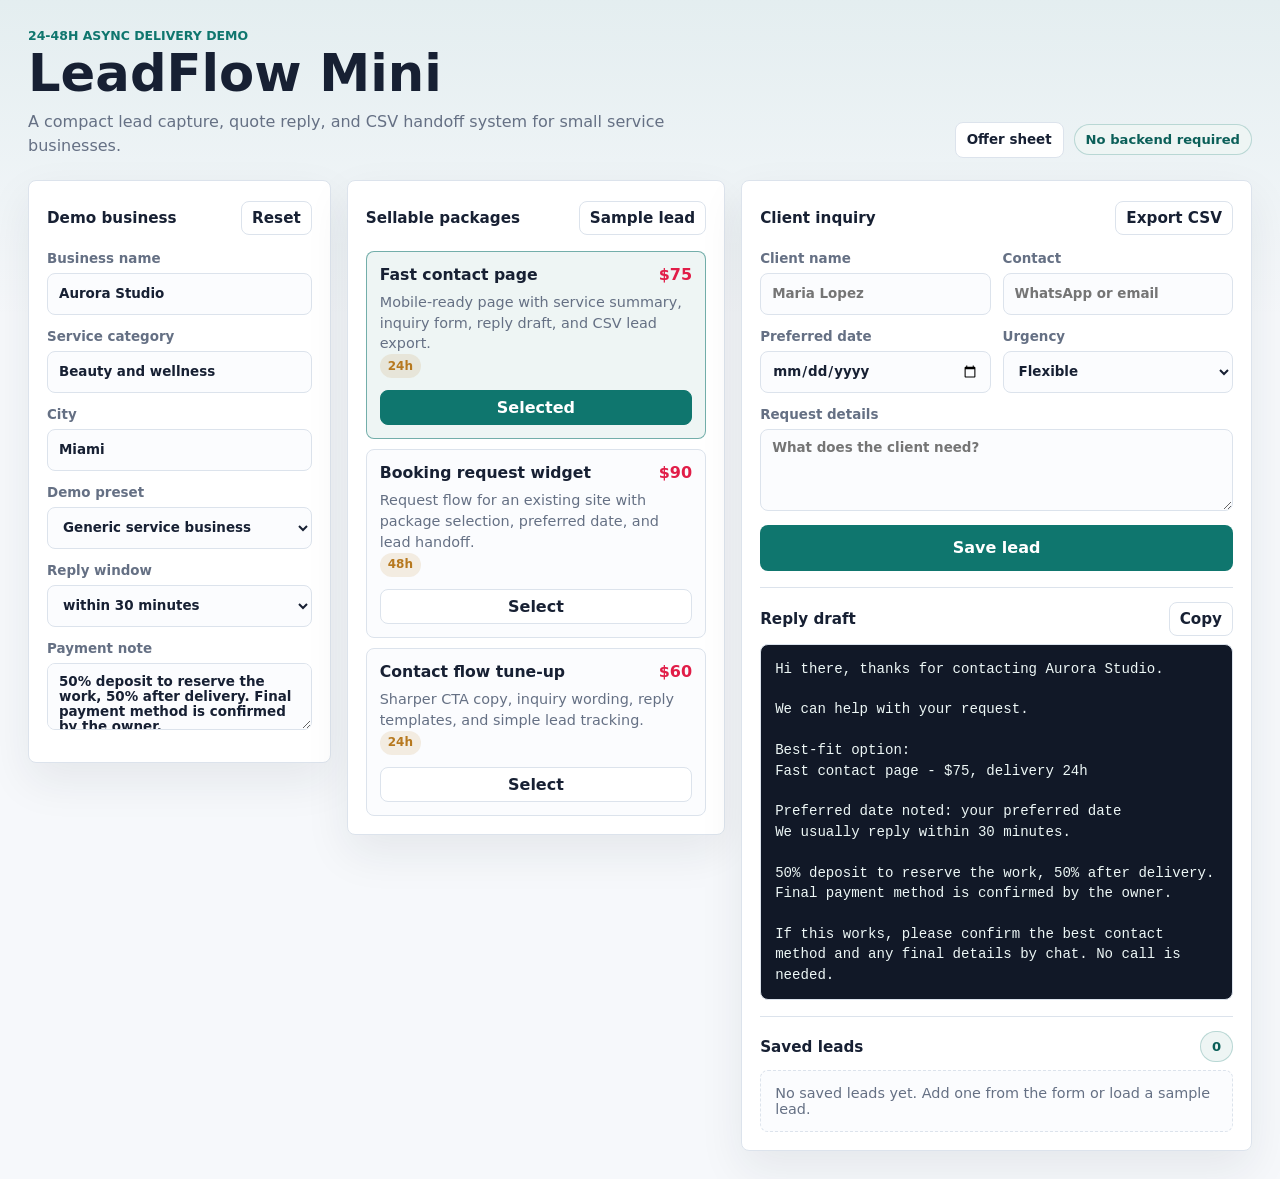
<file: index.html>
<!doctype html>
<html lang="en">
  <head>
    <meta charset="utf-8" />
    <meta name="viewport" content="width=device-width, initial-scale=1" />
    <title>LeadFlow Mini Demo</title>
    <link rel="stylesheet" href="styles.css" />
  </head>
  <body>
    <main class="app-shell">
      <header class="topbar">
        <div>
          <p class="eyebrow">24-48h async delivery demo</p>
          <h1>LeadFlow Mini</h1>
          <p class="subhead">A compact lead capture, quote reply, and CSV handoff system for small service businesses.</p>
        </div>
        <div class="top-actions">
          <a class="ghost-link" href="offers.md">Offer sheet</a>
          <div class="status-pill">No backend required</div>
        </div>
      </header>

      <section class="workspace" aria-label="Async service kit workspace">
        <aside class="panel settings-panel">
          <div class="section-title">
            <span>Demo business</span>
            <button class="ghost-button" id="resetDemo" type="button">Reset</button>
          </div>

          <label>
            Business name
            <input id="businessName" type="text" value="Aurora Studio" />
          </label>

          <label>
            Service category
            <input id="businessType" type="text" value="Beauty and wellness" />
          </label>

          <label>
            City
            <input id="businessCity" type="text" value="Miami" />
          </label>

          <label>
            Demo preset
            <select id="demoPreset">
              <option value="generic">Generic service business</option>
              <option value="cleaning">Cleaning quote flow</option>
              <option value="events">Event rental booking</option>
              <option value="detailing">Mobile detailing request</option>
              <option value="roofing">Roofing estimate intake</option>
              <option value="pool">Pool service quote</option>
              <option value="handyman">Handyman job request</option>
            </select>
          </label>

          <label>
            Reply window
            <select id="replyWindow">
              <option value="within 30 minutes">within 30 minutes</option>
              <option value="within 2 hours">within 2 hours</option>
              <option value="same business day">same business day</option>
            </select>
          </label>

          <label>
            Payment note
            <textarea id="paymentNote" rows="3">50% deposit to reserve the work, 50% after delivery. Final payment method is confirmed by the owner.</textarea>
          </label>
        </aside>

        <section class="panel services-panel">
          <div class="section-title">
            <span>Sellable packages</span>
            <button class="ghost-button" id="addLeadSample" type="button">Sample lead</button>
          </div>

          <div class="service-list" id="serviceList" aria-live="polite"></div>
        </section>

        <section class="panel lead-panel">
          <div class="section-title">
            <span>Client inquiry</span>
            <button class="ghost-button" id="exportCsv" type="button">Export CSV</button>
          </div>

          <form id="leadForm" class="lead-form">
            <div class="split">
              <label>
                Client name
                <input id="clientName" type="text" placeholder="Maria Lopez" required />
              </label>
              <label>
                Contact
                <input id="clientContact" type="text" placeholder="WhatsApp or email" required />
              </label>
            </div>

            <div class="split">
              <label>
                Preferred date
                <input id="preferredDate" type="date" required />
              </label>
              <label>
                Urgency
                <select id="urgency">
                  <option value="Flexible">Flexible</option>
                  <option value="This week">This week</option>
                  <option value="Today or tomorrow">Today or tomorrow</option>
                </select>
              </label>
            </div>

            <label>
              Request details
              <textarea id="requestDetails" rows="4" placeholder="What does the client need?" required></textarea>
            </label>

            <button class="primary-button" type="submit">Save lead</button>
          </form>

          <div class="message-box">
            <div class="section-title compact">
            <span>Reply draft</span>
            <button class="ghost-button" id="copyMessage" type="button">Copy</button>
            </div>
            <pre id="replyPreview"></pre>
          </div>

          <div class="lead-list-wrap">
            <div class="section-title compact">
              <span>Saved leads</span>
              <span class="count" id="leadCount">0</span>
            </div>
            <div class="lead-list" id="leadList"></div>
          </div>
        </section>
      </section>
    </main>

    <script src="app.js"></script>
  </body>
</html>
</file>
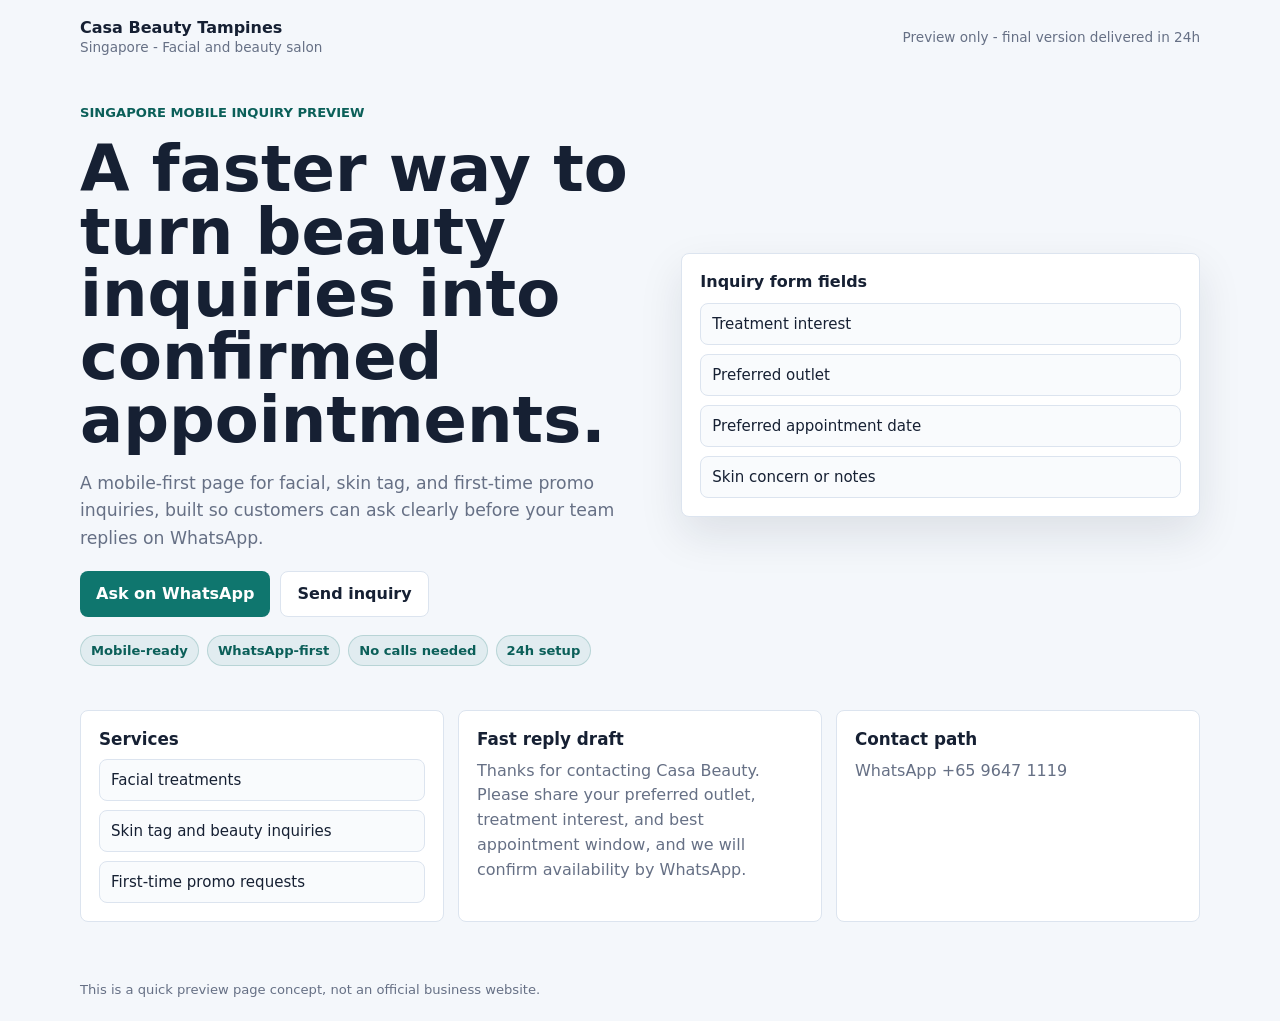
<file: previews/index.html>
<!doctype html>
<html lang="en">
  <head>
    <meta charset="utf-8" />
    <meta name="viewport" content="width=device-width, initial-scale=1" />
    <title>LeadFlow business preview</title>
    <link rel="stylesheet" href="./styles.css" />
  </head>
  <body>
    <script>window.LEADFLOW_PREVIEW_SLUG = "casa-beauty-tampines";</script>
    <script src="./data.js"></script>
    <script src="./app.js"></script>
  </body>
</html>
</file>
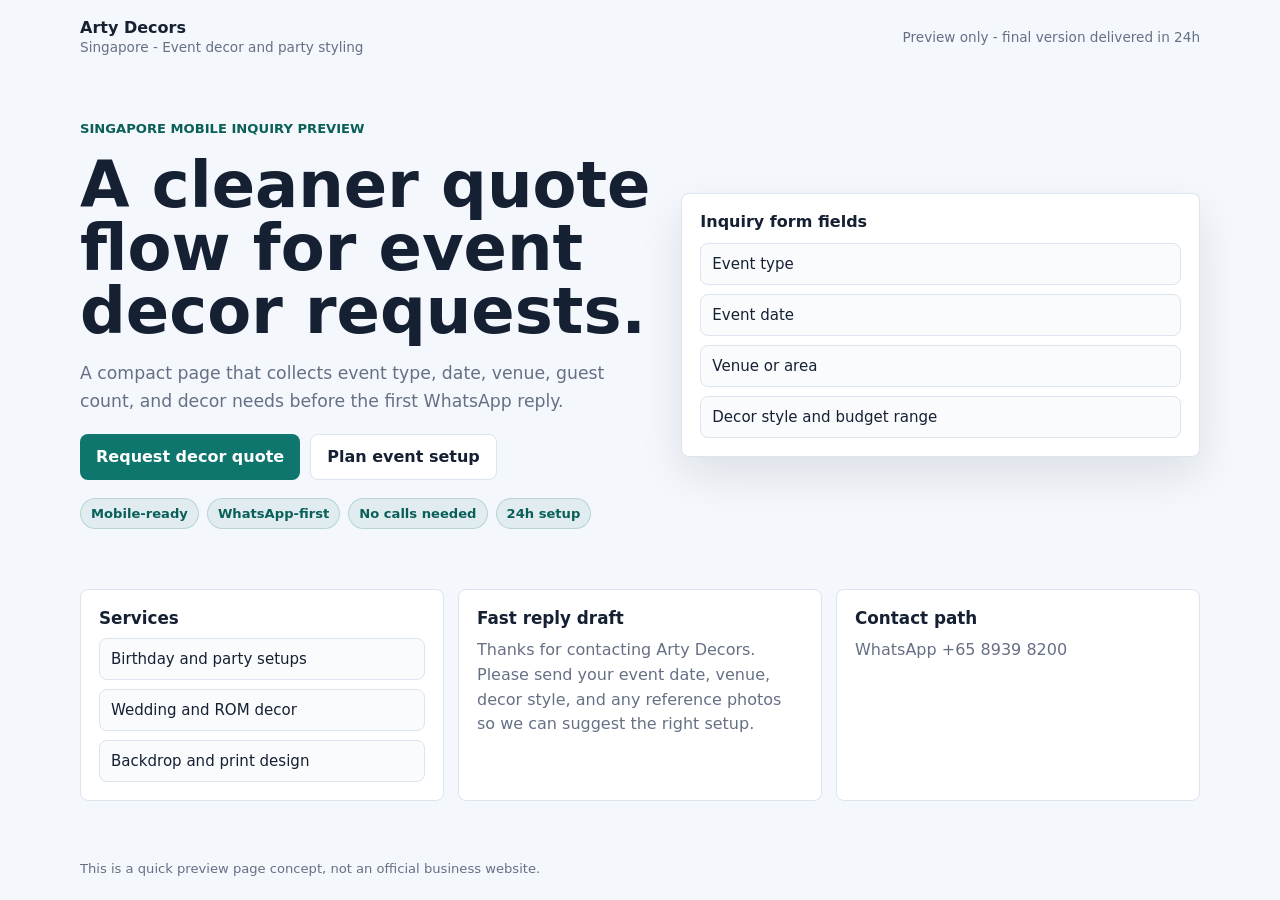
<file: previews/arty-decors/index.html>
<!doctype html>
<html lang="en">
  <head>
    <meta charset="utf-8" />
    <meta name="viewport" content="width=device-width, initial-scale=1" />
    <title>Arty Decors - preview</title>
    <link rel="stylesheet" href="../styles.css" />
  </head>
  <body>
    <script>window.LEADFLOW_PREVIEW_SLUG = "arty-decors";</script>
    <script src="../data.js"></script>
    <script src="../app.js"></script>
  </body>
</html>
</file>
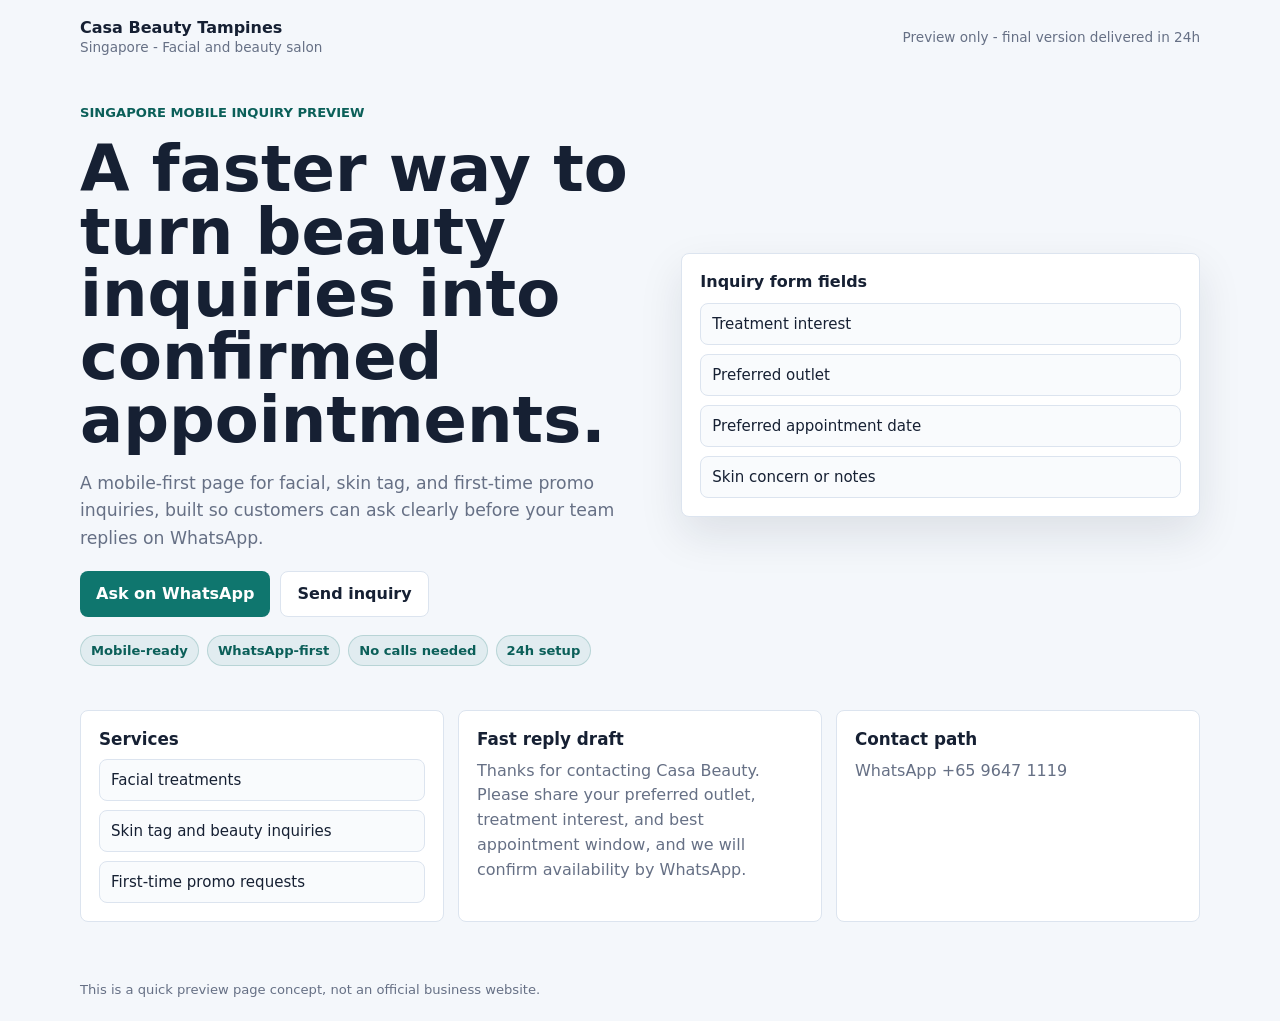
<file: previews/casa-beauty-tampines/index.html>
<!doctype html>
<html lang="en">
  <head>
    <meta charset="utf-8" />
    <meta name="viewport" content="width=device-width, initial-scale=1" />
    <title>Casa Beauty Tampines - preview</title>
    <link rel="stylesheet" href="../styles.css" />
  </head>
  <body>
    <script>window.LEADFLOW_PREVIEW_SLUG = "casa-beauty-tampines";</script>
    <script src="../data.js"></script>
    <script src="../app.js"></script>
  </body>
</html>
</file>
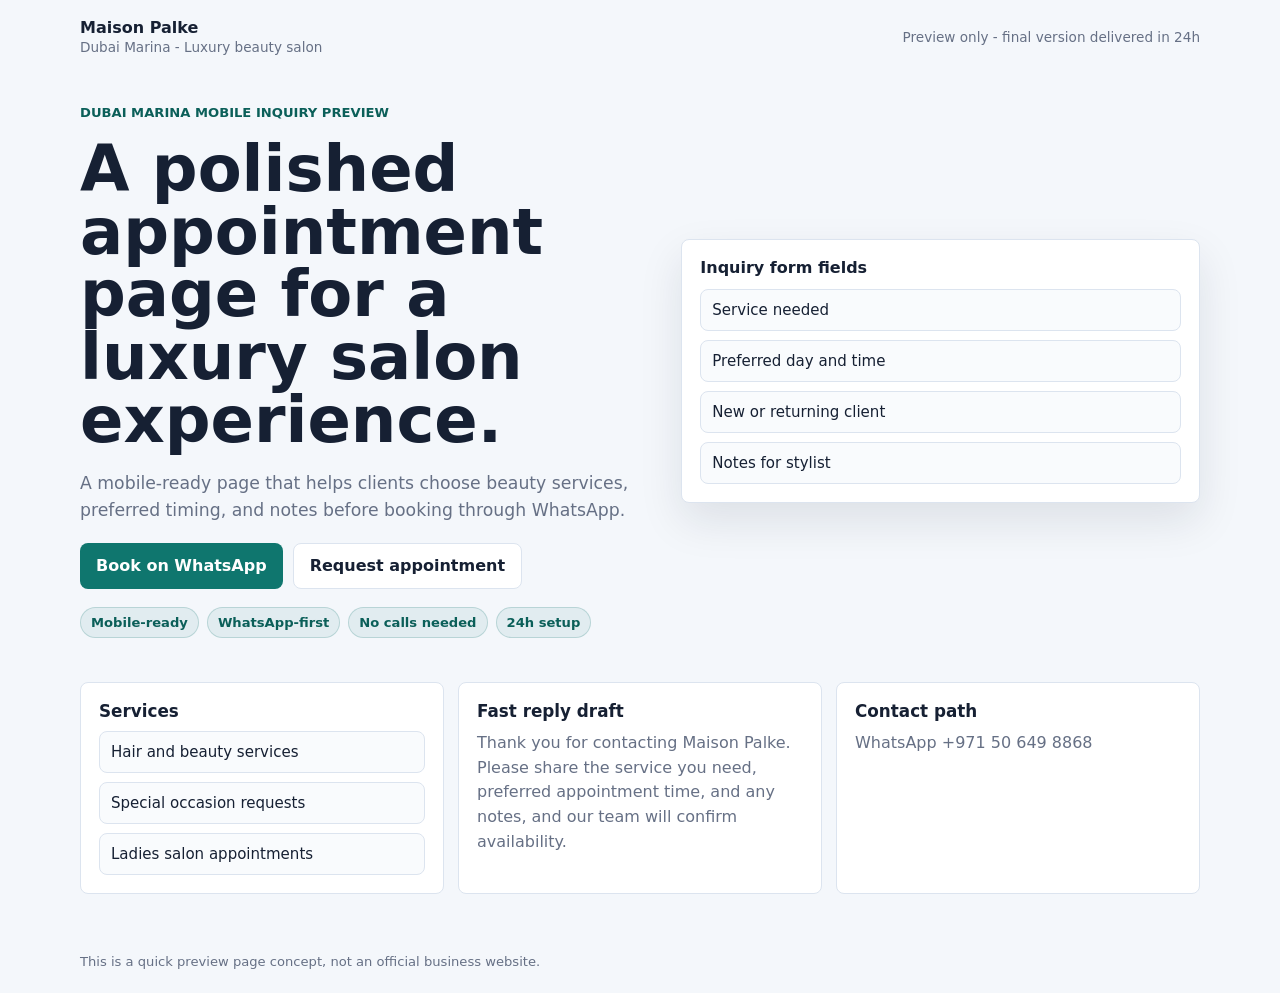
<file: previews/maison-palke/index.html>
<!doctype html>
<html lang="en">
  <head>
    <meta charset="utf-8" />
    <meta name="viewport" content="width=device-width, initial-scale=1" />
    <title>Maison Palke - preview</title>
    <link rel="stylesheet" href="../styles.css" />
  </head>
  <body>
    <script>window.LEADFLOW_PREVIEW_SLUG = "maison-palke";</script>
    <script src="../data.js"></script>
    <script src="../app.js"></script>
  </body>
</html>
</file>
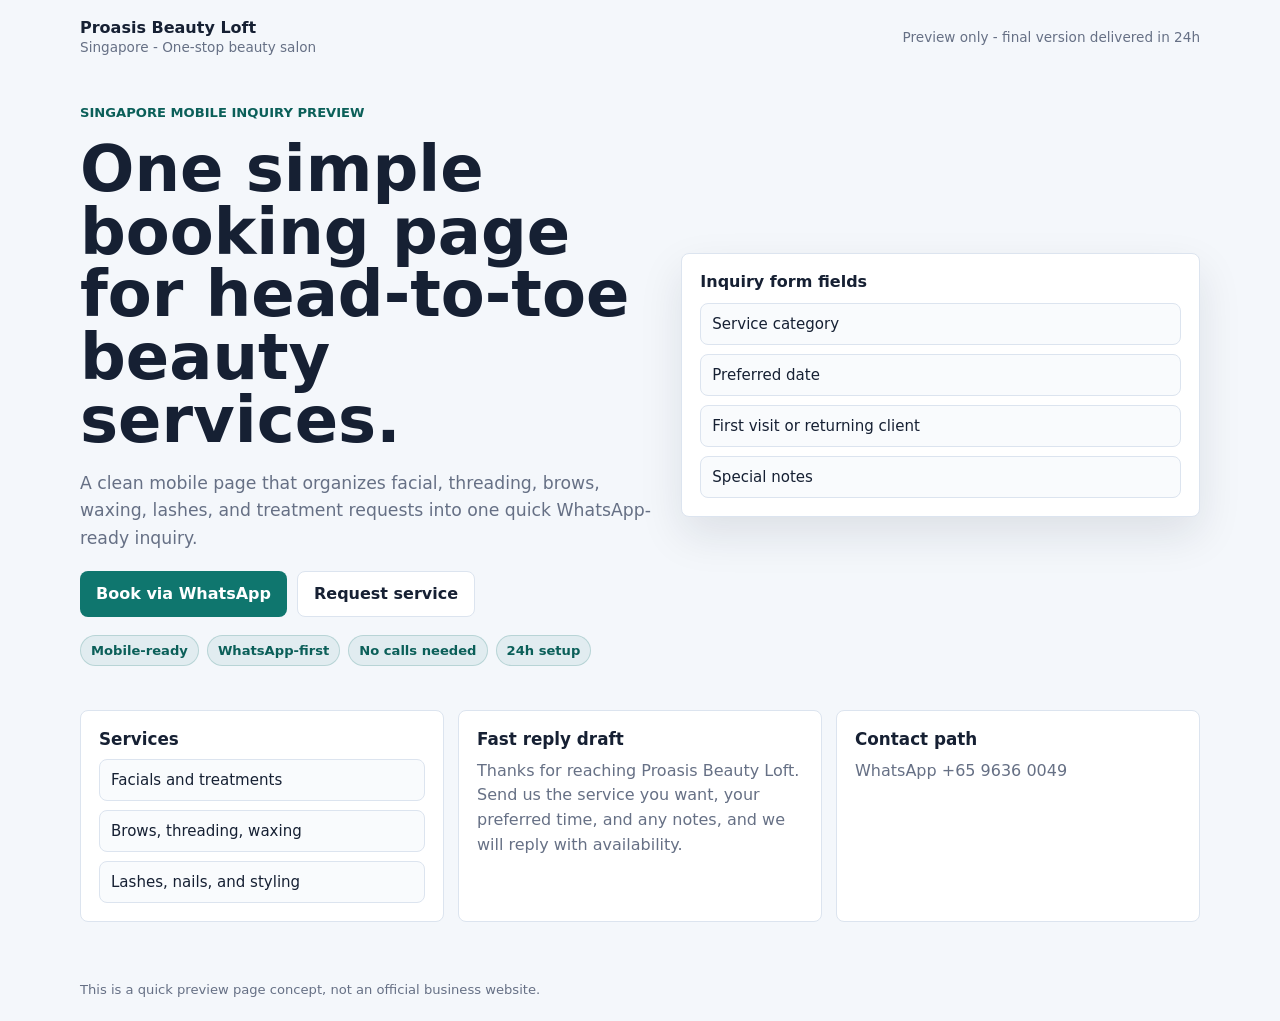
<file: previews/proasis-beauty-loft/index.html>
<!doctype html>
<html lang="en">
  <head>
    <meta charset="utf-8" />
    <meta name="viewport" content="width=device-width, initial-scale=1" />
    <title>Proasis Beauty Loft - preview</title>
    <link rel="stylesheet" href="../styles.css" />
  </head>
  <body>
    <script>window.LEADFLOW_PREVIEW_SLUG = "proasis-beauty-loft";</script>
    <script src="../data.js"></script>
    <script src="../app.js"></script>
  </body>
</html>
</file>
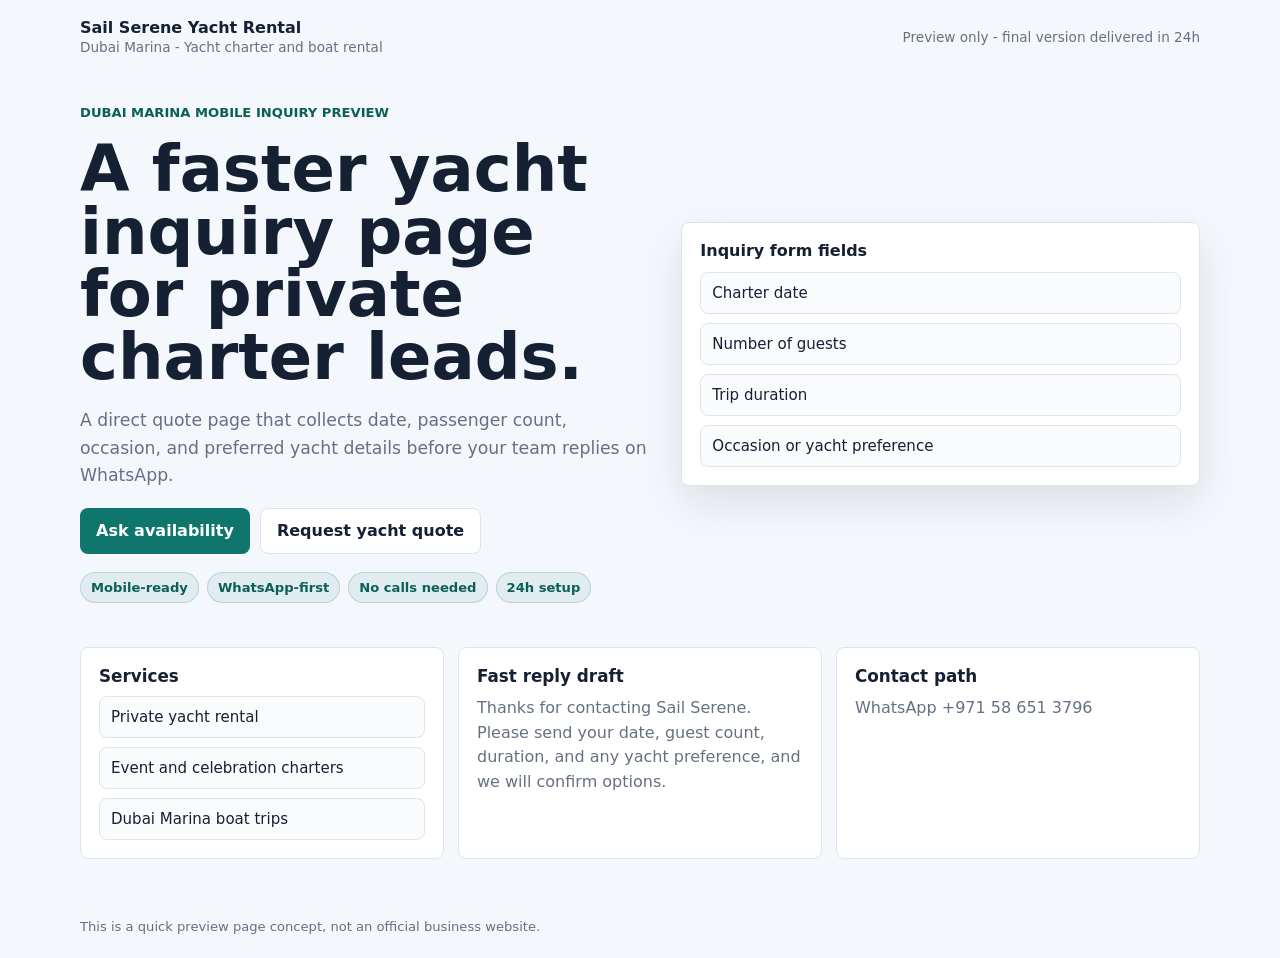
<file: previews/sail-serene-yacht-rental/index.html>
<!doctype html>
<html lang="en">
  <head>
    <meta charset="utf-8" />
    <meta name="viewport" content="width=device-width, initial-scale=1" />
    <title>Sail Serene Yacht Rental - preview</title>
    <link rel="stylesheet" href="../styles.css" />
  </head>
  <body>
    <script>window.LEADFLOW_PREVIEW_SLUG = "sail-serene-yacht-rental";</script>
    <script src="../data.js"></script>
    <script src="../app.js"></script>
  </body>
</html>
</file>
<file: styles.css>
:root {
  color-scheme: light;
  --bg: #f6f8fb;
  --surface: #ffffff;
  --surface-strong: #eef5f4;
  --ink: #172033;
  --muted: #657084;
  --line: #dce3ec;
  --teal: #0f766e;
  --teal-dark: #0b5f59;
  --coral: #e11d48;
  --amber: #b7791f;
  --shadow: 0 18px 45px rgba(23, 32, 51, 0.08);
}

* {
  box-sizing: border-box;
}

body {
  margin: 0;
  min-width: 320px;
  background:
    linear-gradient(180deg, rgba(15, 118, 110, 0.08), rgba(255, 255, 255, 0) 320px),
    var(--bg);
  color: var(--ink);
  font-family:
    Inter, ui-sans-serif, system-ui, -apple-system, BlinkMacSystemFont, "Segoe UI",
    sans-serif;
}

button,
input,
select,
textarea {
  font: inherit;
}

.app-shell {
  width: min(1440px, 100%);
  margin: 0 auto;
  padding: 28px;
}

.topbar {
  display: flex;
  align-items: end;
  justify-content: space-between;
  gap: 20px;
  margin-bottom: 22px;
}

.eyebrow {
  margin: 0 0 6px;
  color: var(--teal);
  font-size: 0.78rem;
  font-weight: 800;
  letter-spacing: 0;
  text-transform: uppercase;
}

h1 {
  margin: 0;
  font-size: clamp(2rem, 4vw, 4.6rem);
  line-height: 0.95;
  letter-spacing: 0;
}

.subhead {
  max-width: 680px;
  margin: 12px 0 0;
  color: var(--muted);
  font-size: 1rem;
  line-height: 1.5;
}

.top-actions {
  display: flex;
  align-items: center;
  gap: 10px;
  flex-wrap: wrap;
  justify-content: flex-end;
}

.status-pill,
.count {
  border: 1px solid rgba(15, 118, 110, 0.24);
  background: var(--surface-strong);
  color: var(--teal-dark);
  border-radius: 999px;
  padding: 7px 11px;
  font-size: 0.82rem;
  font-weight: 800;
  white-space: nowrap;
}

.ghost-link {
  min-height: 36px;
  display: inline-flex;
  align-items: center;
  justify-content: center;
  border: 1px solid var(--line);
  border-radius: 8px;
  background: #ffffff;
  color: var(--ink);
  padding: 8px 11px;
  font-size: 0.84rem;
  font-weight: 850;
  text-decoration: none;
}

.ghost-link:hover {
  border-color: var(--teal);
  color: var(--teal-dark);
}

.workspace {
  display: grid;
  grid-template-columns: minmax(240px, 0.8fr) minmax(280px, 1fr) minmax(360px, 1.35fr);
  gap: 16px;
  align-items: start;
}

.panel {
  background: var(--surface);
  border: 1px solid var(--line);
  border-radius: 8px;
  box-shadow: var(--shadow);
  padding: 18px;
}

.section-title {
  min-height: 38px;
  display: flex;
  align-items: center;
  justify-content: space-between;
  gap: 12px;
  margin-bottom: 14px;
  color: var(--ink);
  font-size: 0.95rem;
  font-weight: 850;
}

.section-title.compact {
  min-height: 28px;
  margin-bottom: 8px;
}

label {
  display: grid;
  gap: 7px;
  margin-bottom: 14px;
  color: var(--muted);
  font-size: 0.84rem;
  font-weight: 750;
}

input,
select,
textarea {
  width: 100%;
  min-height: 42px;
  border: 1px solid var(--line);
  border-radius: 8px;
  background: #fbfcfe;
  color: var(--ink);
  padding: 10px 11px;
  outline: none;
}

textarea {
  resize: vertical;
}

input:focus,
select:focus,
textarea:focus {
  border-color: var(--teal);
  box-shadow: 0 0 0 3px rgba(15, 118, 110, 0.14);
}

.service-list,
.lead-list {
  display: grid;
  gap: 10px;
}

.service-item,
.lead-item {
  border: 1px solid var(--line);
  border-radius: 8px;
  padding: 13px;
  background: #fbfcfe;
}

.service-item.active {
  border-color: rgba(15, 118, 110, 0.55);
  background: var(--surface-strong);
}

.service-head,
.lead-head {
  display: flex;
  justify-content: space-between;
  align-items: start;
  gap: 10px;
  margin-bottom: 8px;
}

.service-title,
.lead-name {
  margin: 0;
  font-size: 0.98rem;
  font-weight: 850;
}

.service-price {
  color: var(--coral);
  font-weight: 900;
  white-space: nowrap;
}

.service-text,
.lead-text {
  margin: 0;
  color: var(--muted);
  font-size: 0.9rem;
  line-height: 1.45;
}

.split {
  display: grid;
  grid-template-columns: 1fr 1fr;
  gap: 12px;
}

.primary-button,
.ghost-button,
.select-button {
  border: 0;
  border-radius: 8px;
  cursor: pointer;
  font-weight: 850;
}

.primary-button {
  width: 100%;
  min-height: 46px;
  background: var(--teal);
  color: #ffffff;
}

.primary-button:hover {
  background: var(--teal-dark);
}

.ghost-button,
.select-button {
  min-height: 34px;
  border: 1px solid var(--line);
  background: #ffffff;
  color: var(--ink);
  padding: 7px 10px;
}

.ghost-button:hover,
.select-button:hover {
  border-color: var(--teal);
  color: var(--teal-dark);
}

.select-button {
  margin-top: 12px;
  width: 100%;
}

.active .select-button {
  background: var(--teal);
  border-color: var(--teal);
  color: #ffffff;
}

.message-box,
.lead-list-wrap {
  margin-top: 16px;
  border-top: 1px solid var(--line);
  padding-top: 14px;
}

pre {
  min-height: 154px;
  margin: 0;
  white-space: pre-wrap;
  overflow-wrap: anywhere;
  border: 1px solid var(--line);
  border-radius: 8px;
  background: #111827;
  color: #edf7f6;
  padding: 14px;
  font-size: 0.88rem;
  line-height: 1.45;
}

.empty-state {
  border: 1px dashed var(--line);
  border-radius: 8px;
  padding: 14px;
  color: var(--muted);
  background: #fbfcfe;
  font-size: 0.9rem;
}

.tag {
  display: inline-flex;
  align-items: center;
  min-height: 24px;
  border-radius: 999px;
  background: rgba(183, 121, 31, 0.13);
  color: var(--amber);
  padding: 3px 8px;
  font-size: 0.75rem;
  font-weight: 850;
}

@media (max-width: 1100px) {
  .workspace {
    grid-template-columns: 1fr 1fr;
  }

  .lead-panel {
    grid-column: 1 / -1;
  }
}

@media (max-width: 720px) {
  .app-shell {
    padding: 18px;
  }

  .topbar,
  .workspace,
  .split {
    grid-template-columns: 1fr;
  }

  .topbar {
    display: grid;
    align-items: start;
  }

  .top-actions {
    justify-content: flex-start;
  }

  h1 {
    font-size: 2.35rem;
    line-height: 1;
  }
}
</file>
<file: previews/styles.css>
:root {
  color-scheme: light;
  --bg: #f4f7fb;
  --ink: #162033;
  --muted: #667085;
  --line: #dce4ef;
  --surface: #ffffff;
  --teal: #0f766e;
  --teal-dark: #0b5f59;
  --blue: #2563eb;
  --coral: #e11d48;
  --shadow: 0 18px 44px rgba(22, 32, 51, 0.1);
}

* {
  box-sizing: border-box;
}

body {
  margin: 0;
  min-width: 320px;
  background: var(--bg);
  color: var(--ink);
  font-family: Inter, ui-sans-serif, system-ui, -apple-system, BlinkMacSystemFont, "Segoe UI", sans-serif;
}

a {
  color: inherit;
}

.preview-shell {
  min-height: 100vh;
  display: grid;
  grid-template-rows: auto 1fr auto;
}

.nav {
  display: flex;
  align-items: center;
  justify-content: space-between;
  gap: 16px;
  width: min(1120px, calc(100% - 36px));
  margin: 0 auto;
  padding: 18px 0;
}

.brand {
  display: grid;
  gap: 2px;
  text-decoration: none;
}

.brand strong {
  font-size: 1rem;
}

.brand span,
.nav-note {
  color: var(--muted);
  font-size: 0.85rem;
}

.hero {
  width: min(1120px, calc(100% - 36px));
  margin: 0 auto;
  padding: 32px 0 44px;
  display: grid;
  grid-template-columns: minmax(0, 1.05fr) minmax(320px, 0.95fr);
  gap: 28px;
  align-items: center;
}

.hero-copy {
  display: grid;
  gap: 18px;
}

.eyebrow {
  margin: 0;
  color: var(--teal-dark);
  font-size: 0.82rem;
  font-weight: 800;
  letter-spacing: 0;
  text-transform: uppercase;
}

h1 {
  margin: 0;
  max-width: 760px;
  font-size: clamp(2.35rem, 5vw, 5.2rem);
  line-height: 0.98;
  letter-spacing: 0;
}

.subhead {
  margin: 0;
  max-width: 650px;
  color: var(--muted);
  font-size: 1.08rem;
  line-height: 1.6;
}

.cta-row {
  display: flex;
  gap: 10px;
  flex-wrap: wrap;
}

.button {
  min-height: 46px;
  display: inline-flex;
  align-items: center;
  justify-content: center;
  border-radius: 8px;
  padding: 12px 16px;
  font-weight: 850;
  text-decoration: none;
}

.button.primary {
  background: var(--teal);
  color: #ffffff;
}

.button.secondary {
  border: 1px solid var(--line);
  background: #ffffff;
  color: var(--ink);
}

.trust-row {
  display: flex;
  gap: 8px;
  flex-wrap: wrap;
}

.pill {
  border: 1px solid rgba(15, 118, 110, 0.2);
  border-radius: 999px;
  background: rgba(15, 118, 110, 0.08);
  color: var(--teal-dark);
  padding: 7px 10px;
  font-size: 0.82rem;
  font-weight: 800;
}

.quote-card {
  border: 1px solid var(--line);
  border-radius: 8px;
  background: var(--surface);
  box-shadow: var(--shadow);
  padding: 18px;
}

.card-title {
  margin: 0 0 12px;
  font-size: 1rem;
  font-weight: 900;
}

.field-list,
.service-list {
  display: grid;
  gap: 9px;
  margin: 0;
  padding: 0;
  list-style: none;
}

.field-list li,
.service-list li {
  border: 1px solid var(--line);
  border-radius: 8px;
  background: #f9fbfd;
  padding: 11px;
  color: var(--ink);
  font-size: 0.94rem;
}

.sections {
  width: min(1120px, calc(100% - 36px));
  margin: 0 auto 42px;
  display: grid;
  grid-template-columns: 1fr 1fr 1fr;
  gap: 14px;
}

.section-card {
  border: 1px solid var(--line);
  border-radius: 8px;
  background: var(--surface);
  padding: 18px;
}

.section-card h2 {
  margin: 0 0 10px;
  font-size: 1.05rem;
}

.section-card p {
  margin: 0;
  color: var(--muted);
  line-height: 1.55;
}

.footer {
  width: min(1120px, calc(100% - 36px));
  margin: 0 auto;
  padding: 18px 0 24px;
  color: var(--muted);
  font-size: 0.82rem;
}

@media (max-width: 820px) {
  .hero,
  .sections {
    grid-template-columns: 1fr;
  }

  .nav {
    align-items: start;
    flex-direction: column;
  }

  .hero {
    padding-top: 20px;
  }

  h1 {
    font-size: 2.1rem;
    line-height: 1.06;
  }

  .subhead {
    font-size: 1rem;
  }
}
</file>
